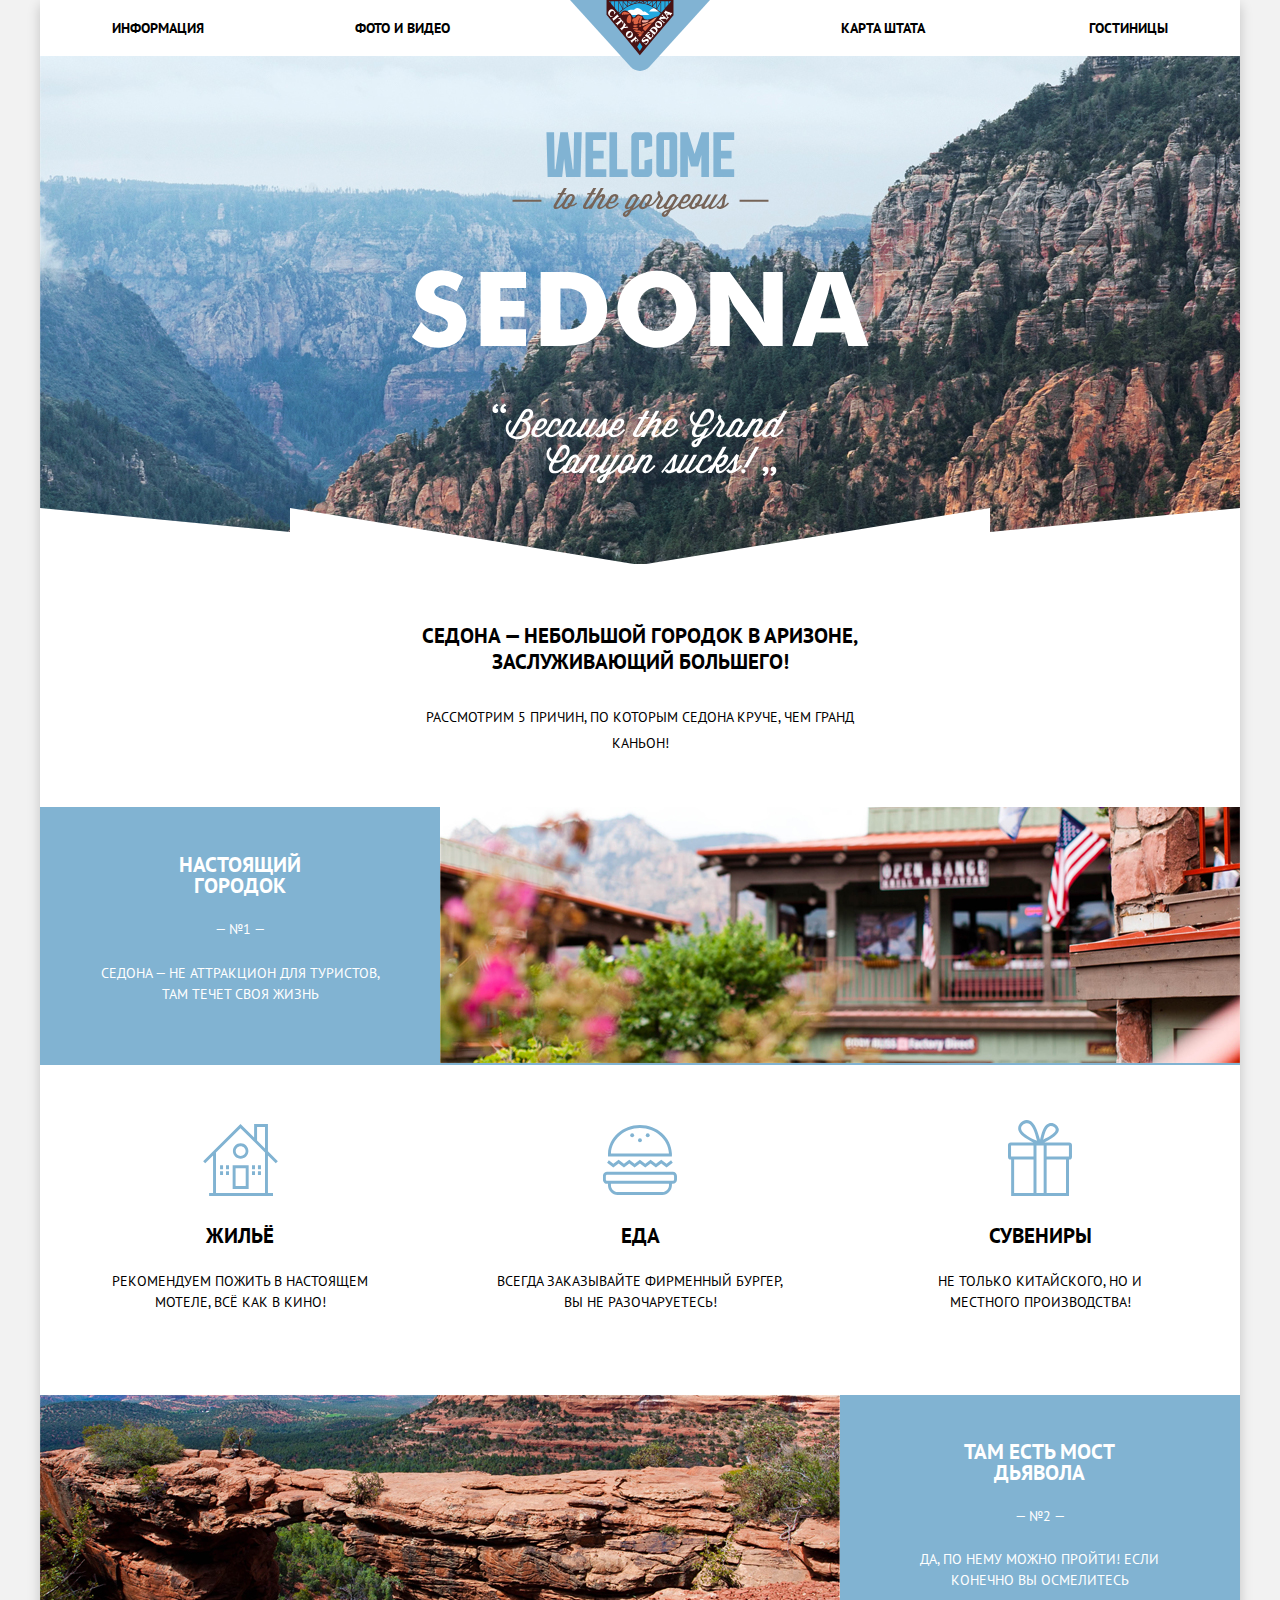
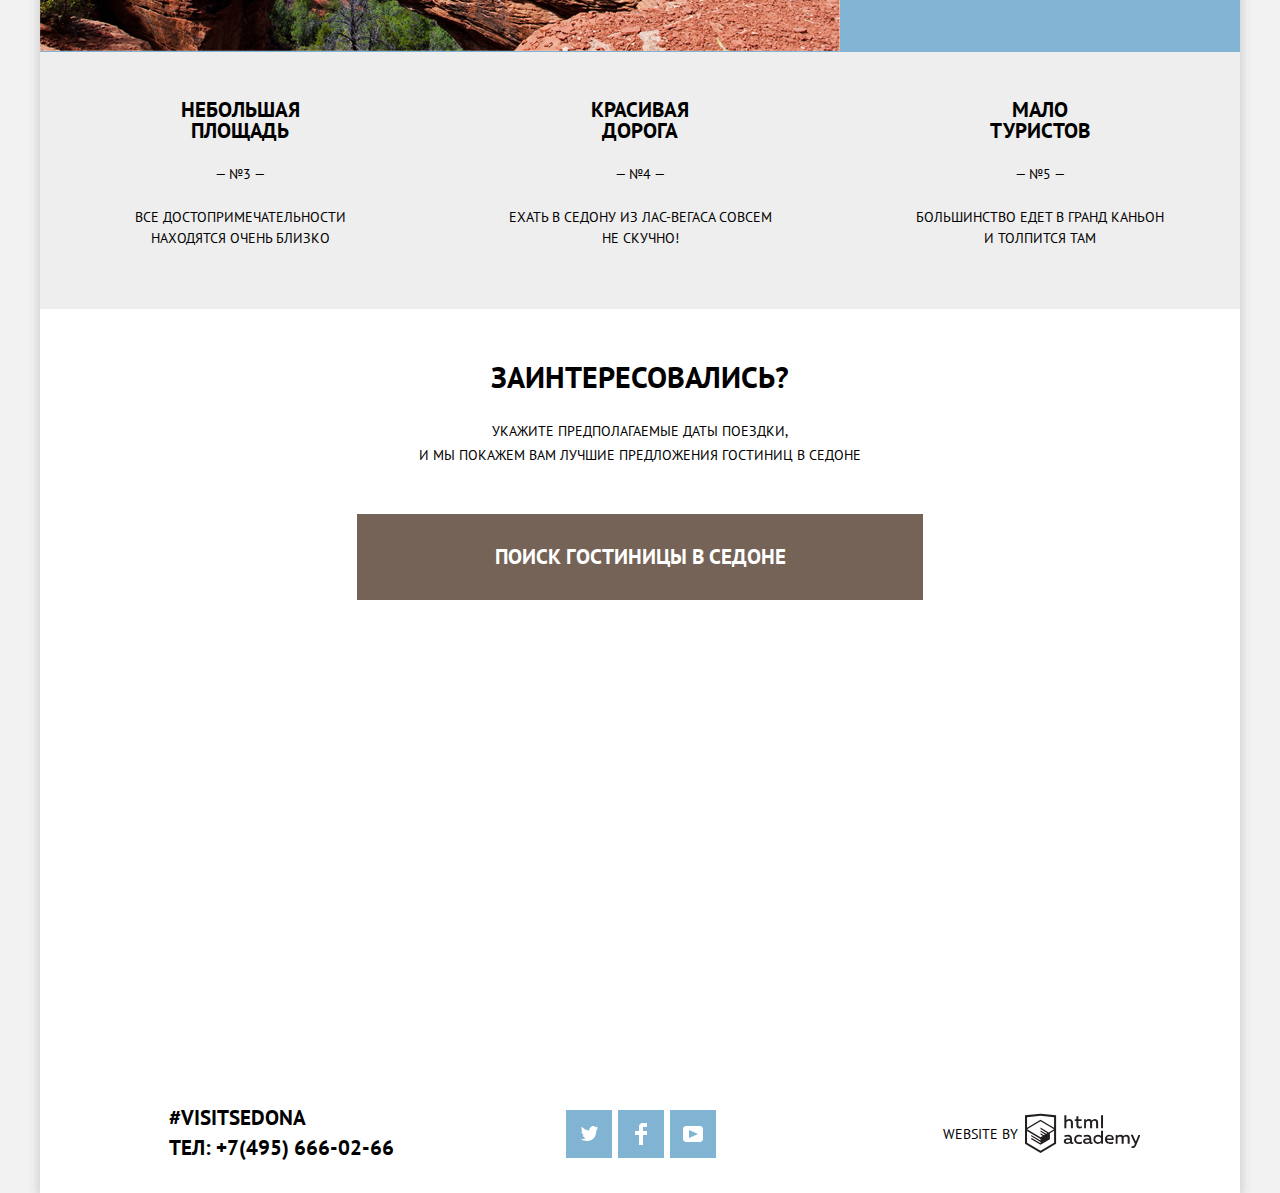
<file: index.html>
<!DOCTYPE html>
<html lang="ru">
  <head>
    <meta charset="utf-8">
    <link href="https://fonts.googleapis.com/css?family=PT+Sans:400,700&display=swap&subset=cyrillic" rel="stylesheet">
    <link href="css/normalize.css" rel="stylesheet">
    <link href="css/style.min.css" rel="stylesheet">
    <title>Седона, забронировать отель, отдых, незабываемые ощущения</title>
  </head>
  <body>
  <div class="main-content">
    <header class="header">
      <a class="logo">
        <img src="img/logo-sedona.svg" height="71" width="140" alt="Логотип City of Sedona">
      </a>

      <nav>
          <ul class="site-navigation">
              <li>
                <a href="">Информация</a>
              </li>
              <li>
                <a href="">Фото и видео</a>
              </li>
              <li>
                <a href="">Карта штата</a>
              </li>
              <li>
                <a href="catalog.html">Гостиницы</a>
              </li>
          </ul>
      </nav>      
    </header>

    <main>
      <div class="container banner">
        <img src="img/welcome.svg" height="352" width="459" alt="Welcome to the gorgeous Sedona. Because the Grand Canyon sucks">
      </div>            
      <section class="index-mask">       
        <h1 class="important-content">Седона — небольшой городок в Аризоне, заслуживающий большего!</h1>        
        <p class="reasons">
          Рассмотрим 5 причин, по которым Седона круче, чем гранд каньон!
        </p>       
      </section>
      <section class="advantages-list">
        <h2 class="visually-hidden">Преимущества</h2>
        <ol class="advantages">
          <li class="sights town">
          <div class="sedona-town">
            <h3 class="page-titles important-content">
              Настоящий городок
            </h3>
            <p class="number">— №1 —</p>
            <p class="description">
              Седона — не аттракцион для туристов, там течет своя жизнь
            </p>
          </div>
            <ul class="other-advantages">
              <li class="misc accommodation">
                <h4 class="page-titles important-content">Жильё</h4>
                <p class="description">
                  Рекомендуем пожить в настоящем мотеле, всё как в кино!
                </p>
              </li>
              <li class="misc cuisine">
                <h4 class="page-titles important-content">Еда</h4>
                <p class="description">
                  Всегда заказывайте фирменный бургер, вы не разочаруетесь!
                </p>
              </li>
              <li class="misc souvenirs">
                <h4 class="page-titles important-content">Сувениры</h4>
                <p class="description">
                  Не только китайского, но и местного производства!
                </p>
              </li>
            </ul>
          </li>
          <li class="sights devil-bridge">
            <h3 class="page-titles important-content">
              Там есть Мост дьявола
            </h3>
            <p class="number">— №2 —</p>
            <p class="description">
              Да, по нему можно пройти! Если конечно вы осмелитесь
            </p>
          </li>          
          <li class="more-advantages">
            <h3 class="page-titles important-content">
              Небольшая площадь
            </h3>
            <p class="number">— №3 —</p>
            <p class="description">
              Все достопримечательности находятся очень близко
            </p>
          </li>
          <li class="more-advantages">
            <h3 class="page-titles important-content">
              Красивая дорога
            </h3>
            <p class="number">— №4 —</p>
            <p class="description">
              Ехать в Седону из Лас-Вегаса совсем не скучно!
            </p>
          </li>
          <li class="more-advantages fifth-description">
            <h3 class="page-titles important-content">
              Мало туристов
            </h3>
            <p class="number">— №5 —</p>
            <p class="description">
              Большинство едет в Гранд Каньон и толпится там
            </p>
          </li>         
        </ol>
      </section>
      <section class="container form-section">
        <h2 class="visually-hidden">Форма поиска</h2>
        <p class="interested">
          Заинтересовались?
        </p>
        <p>
          Укажите предполагаемые даты поездки,<br>
          и мы покажем вам лучшие предложения гостиниц в седоне
        </p>
        <button class="btn book-btn" type="button">Поиск гостиницы в Седоне</button>                
      </section>
      <section class="map">
        <h2 class="visually-hidden">Карта и поиск гостиницы</h2>
        <div class="form-window">            
          <form class="index-form" method="get" action="https://echo.htmlacademy.ru">
            <div class="form-item">
              <label for="checkin">Дата заезда:</label>
              <input type="text" id="checkin" name="checkin-date" placeholder="24 апреля 2017">
              <button class="btn form-btn calendar" type="button" aria-label="Календарь выбора даты">
                <svg xmlns="http://www.w3.org/2000/svg" width="21" height="22" viewBox="0 0 21 22">
                  <path d="M19.251 2.025h-2.845V.648c0-.381-.294-.689-.656-.689-.363 0-.656.308-.656.689v1.377h-3.938V.648c0-.381-.294-.689-.655-.689-.363 0-.657.308-.657.689v1.377H5.906V.648c0-.381-.294-.689-.656-.689-.363 0-.657.308-.657.689v1.377H1.75C.784 2.025 0 2.847 0 3.862v16.302C0 21.179.784 22 1.75 22h17.501c.966 0 1.749-.821 1.749-1.836V3.862c0-1.015-.783-1.837-1.749-1.837zm.437 18.139a.448.448 0 0 1-.437.459H1.75a.45.45 0 0 1-.438-.459V3.862a.45.45 0 0 1 .438-.459h2.844v1.378c0 .381.294.689.657.689.362 0 .656-.308.656-.689V3.403h3.938v1.378c0 .381.294.689.657.689.361 0 .655-.308.655-.689V3.403h3.938v1.378c0 .381.293.689.656.689.362 0 .656-.308.656-.689V3.403h2.845c.241 0 .437.206.437.459v16.302z"/>
                  <path d="M4.594 8.225h2.625v2.066H4.594zM4.594 11.668h2.625v2.067H4.594zM4.594 15.112h2.625v2.066H4.594zM9.188 15.112h2.625v2.066H9.188zM9.188 11.668h2.625v2.067H9.188zM9.188 8.225h2.625v2.066H9.188zM13.781 15.112h2.625v2.066h-2.625zM13.781 11.668h2.625v2.067h-2.625zM13.781 8.225h2.625v2.066h-2.625z"/>
                </svg>
              </button>
            </div>
            <div class="form-item">
              <label for="checkout">Дата выезда:</label>
              <input type="text" id="checkout" name="checkout-date" placeholder="4 июля 2017">
              <button class="btn form-btn calendar" type="button" aria-label="Календарь выбора даты">
                <svg xmlns="http://www.w3.org/2000/svg" width="21" height="22" viewBox="0 0 21 22">
                  <path d="M19.251 2.025h-2.845V.648c0-.381-.294-.689-.656-.689-.363 0-.656.308-.656.689v1.377h-3.938V.648c0-.381-.294-.689-.655-.689-.363 0-.657.308-.657.689v1.377H5.906V.648c0-.381-.294-.689-.656-.689-.363 0-.657.308-.657.689v1.377H1.75C.784 2.025 0 2.847 0 3.862v16.302C0 21.179.784 22 1.75 22h17.501c.966 0 1.749-.821 1.749-1.836V3.862c0-1.015-.783-1.837-1.749-1.837zm.437 18.139a.448.448 0 0 1-.437.459H1.75a.45.45 0 0 1-.438-.459V3.862a.45.45 0 0 1 .438-.459h2.844v1.378c0 .381.294.689.657.689.362 0 .656-.308.656-.689V3.403h3.938v1.378c0 .381.294.689.657.689.361 0 .655-.308.655-.689V3.403h3.938v1.378c0 .381.293.689.656.689.362 0 .656-.308.656-.689V3.403h2.845c.241 0 .437.206.437.459v16.302z"/>
                  <path d="M4.594 8.225h2.625v2.066H4.594zM4.594 11.668h2.625v2.067H4.594zM4.594 15.112h2.625v2.066H4.594zM9.188 15.112h2.625v2.066H9.188zM9.188 11.668h2.625v2.067H9.188zM9.188 8.225h2.625v2.066H9.188zM13.781 15.112h2.625v2.066h-2.625zM13.781 11.668h2.625v2.067h-2.625zM13.781 8.225h2.625v2.066h-2.625z"/>
                </svg>
              </button>
            </div>
            <div class="selection-field">
              <div class="form-item"> 
                <label for="adults">Взрослые:</label>
                <button class="btn form-btn remove" type="button" aria-label="Убрать">-</button>               
                <input class="select-input" type="text" id="adults" value="2" name="adult-number">
                <button class="btn form-btn add" type="button" aria-label="Добавить">+</button>                
              </div>
              <div class="form-item kid-item">         
                <label for="kids">Дети:</label>
                <button class="btn form-btn remove" type="button" aria-label="Убрать">-</button>               
                <input class="select-input" type="text" id="kids" value="0" name="kid-number">
                <button class="btn form-btn add" type="button" aria-label="Добавить">+</button>                  
              </div>
            </div> 
            <button class="btn search-btn" type="submit">Найти</button>
          </form>
        </div>        
        <iframe class="interactive-map" src="https://www.google.com/maps/embed?pb=!1m18!1m12!1m3!1d412492.82652832376!2d-111.88868156128963!3d34.96979615470673!2m3!1f0!2f0!3f0!3m2!1i1024!2i768!4f13.1!3m3!1m2!1s0x872da132f942b00d%3A0x5548c523fa6c8efd!2z0KHQtdC00L7QvdCwLCDQkNGA0LjQt9C-0L3QsCA4NjMzNiwg0KHQqNCQ!5e0!3m2!1sru!2sru!4v1582737371681!5m2!1sru!2sru" width="1200" height="593" allowfullscreen=""></iframe>
        <img class="static-map" src="img/map.png" height="593" width="1200" alt="На юг от Флагстафф по 17 шоссе">
      </section>
    </main>

    <footer class="footer">
      <div>
        <p class="hashtag important-content">#visitsedona</p>
        <a class="important-content" href="tel:84956660266">Тел: +7(495) 666-02-66</a>
      </div>      
      <ul class="socials-list">
        <li>
          <a class="social social-twitter" href="" aria-label="Twitter"></a>
        </li>
        <li>
          <a class="social social-facebook" href="" aria-label="Facebook"></a>
        </li>
        <li>
          <a class="social social-youtube" href="" aria-label="Youtube"></a>
        </li>
      </ul>
      <div class="copyright-section">        
        <p>Website by</p>
        <a class="copyright" href="https://htmlacademy.ru/intensive/htmlcss" aria-label="HTML Academy">
          <svg xmlns="http://www.w3.org/2000/svg" xmlns:xlink="http://www.w3.org/1999/xlink" height="41" width="115" viewBox="0 0 113 39">
            <path d="M401.93,351.51a2.07,2.07,0,0,0,.58-0.11v1.4a3.41,3.41,0,0,1-1.24.22,1.75,1.75,0,0,1-1.75-1,5.08,5.08,0,0,1-3.3,1.13c-1.59,0-3.06-.87-3.06-2.68,0-2.24,2.08-2.93,3.9-2.93a11.63,11.63,0,0,1,2.28.26v-0.31c0-1.09-.8-1.86-2.3-1.86a7.79,7.79,0,0,0-3.15.67v-1.79a10.72,10.72,0,0,1,3.35-.58c2.48,0,4,1.18,4,3.83v3.14A0.57,0.57,0,0,0,401.93,351.51Zm-6.76-1.19a1.42,1.42,0,0,0,1.64,1.29,3.56,3.56,0,0,0,2.53-1V349.1a10.21,10.21,0,0,0-1.9-.22C396.34,348.89,395.17,349.23,395.17,350.33Z" transform="translate(-355.09 -323.29)" fill="#fff"/>
            <path d="M408.15,343.91a5.29,5.29,0,0,1,2.7.67v1.79a4.28,4.28,0,0,0-2.42-.73,2.89,2.89,0,1,0,0,5.76,5.26,5.26,0,0,0,2.55-.67v1.8a6.58,6.58,0,0,1-2.9.6,4.42,4.42,0,0,1-4.72-4.54A4.54,4.54,0,0,1,408.15,343.91Z" transform="translate(-355.09 -323.29)" fill="#fff"/>
            <path d="M420.93,351.51a2.07,2.07,0,0,0,.58-0.11v1.4a3.41,3.41,0,0,1-1.24.22,1.75,1.75,0,0,1-1.75-1,5.08,5.08,0,0,1-3.3,1.13c-1.59,0-3.06-.87-3.06-2.68,0-2.24,2.08-2.93,3.9-2.93a11.63,11.63,0,0,1,2.28.26v-0.31c0-1.09-.8-1.86-2.3-1.86a7.79,7.79,0,0,0-3.15.67v-1.79a10.72,10.72,0,0,1,3.35-.58c2.48,0,4,1.18,4,3.83v3.14A0.57,0.57,0,0,0,420.93,351.51Zm-6.76-1.19a1.42,1.42,0,0,0,1.64,1.29,3.56,3.56,0,0,0,2.53-1V349.1a10.21,10.21,0,0,0-1.9-.22C415.33,348.89,414.17,349.23,414.17,350.33Z" transform="translate(-355.09 -323.29)" fill="#fff"/>
            <path d="M431.76,340.14V352.9H430v-1.39a4.07,4.07,0,0,1-3.35,1.62,4.62,4.62,0,0,1,0-9.22,4,4,0,0,1,3.15,1.37v-5.14h2ZM427,345.62a2.9,2.9,0,0,0,0,5.8,3,3,0,0,0,2.79-1.84v-2.13A3.06,3.06,0,0,0,427,345.62Z" transform="translate(-355.09 -323.29)" fill="#fff"/>
            <path d="M438.08,343.91c3.48,0,4.68,2.81,4.12,5.34h-6.58c0.22,1.57,1.75,2.22,3.35,2.22a6.41,6.41,0,0,0,2.77-.62v1.68a7.5,7.5,0,0,1-3.14.6c-2.68,0-5-1.53-5-4.61A4.39,4.39,0,0,1,438.08,343.91Zm0.09,1.62a2.39,2.39,0,0,0-2.57,2.26h4.85A2.06,2.06,0,0,0,438.17,345.53Z" transform="translate(-355.09 -323.29)" fill="#fff"/>
            <path d="M444.19,352.9v-8.75h1.73v1.09a4,4,0,0,1,2.92-1.33,3,3,0,0,1,2.73,1.4,4.33,4.33,0,0,1,3.06-1.4,3.21,3.21,0,0,1,3.32,3.52v5.47h-2v-5.41a1.67,1.67,0,0,0-1.73-1.84,2.94,2.94,0,0,0-2.17,1.18c0,0.2,0,.4,0,0.6v5.47h-2v-5.41a1.67,1.67,0,0,0-1.73-1.84,3.11,3.11,0,0,0-2.32,1.35v5.91h-2Z" transform="translate(-355.09 -323.29)" fill="#fff"/>
            <path d="M466.56,344.15h2l-4.1,9.93c-0.95,2.28-2.19,3-3.52,3a5,5,0,0,1-1.15-.15v-1.66a3,3,0,0,0,.89.13c0.95,0,1.66-.67,2.17-2l0.18-.44-4.16-8.82H461l3,6.6Z" transform="translate(-355.09 -323.29)" fill="#fff"/>
            <path d="M395.75,324.82v5a4,4,0,0,1,2.83-1.2,3.41,3.41,0,0,1,3.61,3.57v5.41h-2v-5.16a1.9,1.9,0,0,0-2-2.1,3.08,3.08,0,0,0-2.44,1.46v5.8h-2V324.82h2Z" transform="translate(-355.09 -323.29)" fill="#fff"/>
            <path d="M407.52,325.71v3.12h3.17v1.71h-3.17v4c0,1.15.53,1.53,1.66,1.53a4.71,4.71,0,0,0,1.77-.35v1.68a7.14,7.14,0,0,1-2.35.38,2.68,2.68,0,0,1-3-2.88v-4.38H404v-1.71h1.57v-2.64Z" transform="translate(-355.09 -323.29)" fill="#fff"/>
            <path d="M413.19,337.58v-8.75h1.73v1.09a4,4,0,0,1,2.92-1.33,3,3,0,0,1,2.73,1.4,4.33,4.33,0,0,1,3.06-1.4,3.21,3.21,0,0,1,3.32,3.52v5.47h-2v-5.41a1.67,1.67,0,0,0-1.73-1.84,2.94,2.94,0,0,0-2.17,1.18c0,0.2,0,.4,0,0.6v5.47h-2v-5.41a1.67,1.67,0,0,0-1.73-1.84,3.11,3.11,0,0,0-2.32,1.35v5.91h-2Z" transform="translate(-355.09 -323.29)" fill="#fff"/>
            <rect x="74.72" y="1.52" width="1.95" height="12.76" fill="#fff"/>
            <path d="M370.53,323.31l-0.16,0-15.28,1.6v28L370.37,362l15.28-9.09v-28Zm13.12,28.45-13.28,7.9-13.28-7.9V340.28l13.22,7.87,0,1.43-9.07-5.4v1.38l9.11,5.47,0,1.46-9.1-5.42v1.38l9.11,5.47h0l9.19-5.5v-1.39h0v-4.52l4.1-2.45v11.67Zm0-13.16L380,340.74h0l-1.68,1-8-4.76v1.38l6.84,4.07-0.06,0-0.15.09-1,.57-5.64-3.36v1.38l4.45,2.65-1.05.7,0,0-3.36-2v1.38l2.21,1.3-2.25,1.35-13.16-7.82,13.17-7.92h0Zm0-1.39-13.35-7.87h0l-13.2,7.86v-10.5l13.28-1.39,13.28,1.39v10.51Z" transform="translate(-355.09 -323.29)" fill="#fff"/>
          </svg>          
        </a>
      </div>
    </footer>
  </div>

  <script src="js/popup.min.js"></script>
  </body>
</html>
</file>
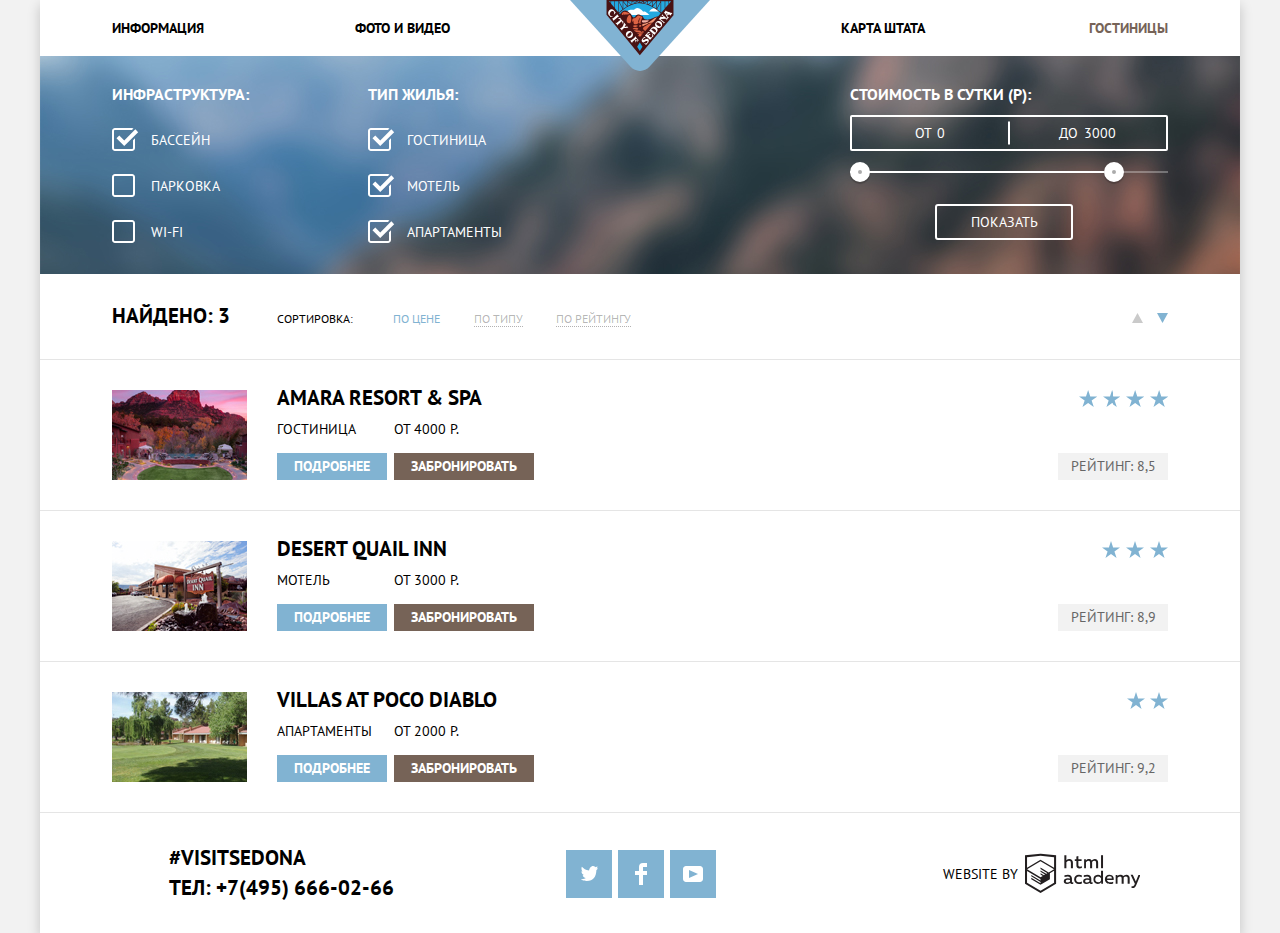
<file: catalog.html>
<!DOCTYPE html>
<html lang="ru">
  <head>
    <meta charset="utf-8">
    <link href="https://fonts.googleapis.com/css?family=PT+Sans:400,700&display=swap&subset=cyrillic" rel="stylesheet">
    <link href="css/normalize.css" rel="stylesheet">
    <link href="css/style.min.css" rel="stylesheet">
    <title>Седона, забронировать отель, отдых, незабываемые ощущения</title>
  </head>
  <body>
  <div class="main-content">
    <header class="header">
      <a class="logo" href="index.html">
        <img src="img/logo-sedona.svg" height="71" width="140" alt="Логотип City of Sedona">
      </a>

      <nav class="main-navigation">
        <ul class="site-navigation">
          <li>
            <a href="">Информация</a>
          </li>
          <li>
            <a href="">Фото и видео</a>
          </li>
          <li>
            <a href="">Карта штата</a>
          </li>
          <li>
            <a class="active-page" href="catalog.html">Гостиницы</a>
          </li>
        </ul>
      </nav>
    </header>

    <main>
      <h1 class="visually-hidden">Отели</h1>
      <section class="filter-section">
        <h2 class="visually-hidden">Фильтры</h2>
        <div class="filters">      
          <form class="selection-form" method="get" action="https://echo.htmlacademy.ru">
            <fieldset class="fieldset">
              <legend class="legend" >Инфраструктура:</legend>
              <ul class="filter-list">
                <li>
                  <label class="label">              
                    <input class="visually-hidden checkbox" type="checkbox" name="infrastructure" value="swimming-pool" checked>
                    <svg class="checkbox-svg" xmlns="http://www.w3.org/2000/svg" width="27" height="23" viewBox="0 0 27 23">
                      <path class="not-checked" xmlns="http://www.w3.org/2000/svg" fill="#FFFFFF" d="M20 2c.542 0 1 .458 1 1v17c0 .542-.458 1-1 1H3c-.542 0-1-.458-1-1V3c0-.542.458-1 1-1h17m0-2H3C1.35 0 0 1.35 0 3v17c0 1.65 1.35 3 3 3h17c1.65 0 3-1.35 3-3V3c0-1.65-1.35-3-3-3z"/>
                      <path class="is-checked" fill="#FFFFFF" d="M7.285 7.486l-2.829 2.829 7.783 7.783L26.171 4.166l-2.828-2.829-11.104 11.102z"/>
                      <path class="is-checked" fill="#FFFFFF" d="M21 20c0 .542-.458 1-1 1H3c-.542 0-1-.458-1-1V3c0-.542.458-1 1-1h16.908L21.493.415A2.96 2.96 0 0 0 20 0H3C1.35 0 0 1.35 0 3v17c0 1.65 1.35 3 3 3h17c1.65 0 3-1.35 3-3v-9.829l-2 2V20z"/>
                    </svg>
                    Бассейн
                  </label>
                </li>
                <li>
                  <label class="label">
                    <input class="visually-hidden checkbox" type="checkbox" name="infrastructure" value="parking">
                    <svg class="checkbox-svg" xmlns="http://www.w3.org/2000/svg" width="27" height="23" viewBox="0 0 27 23">
                      <path class="not-checked" xmlns="http://www.w3.org/2000/svg" fill="#FFFFFF" d="M20 2c.542 0 1 .458 1 1v17c0 .542-.458 1-1 1H3c-.542 0-1-.458-1-1V3c0-.542.458-1 1-1h17m0-2H3C1.35 0 0 1.35 0 3v17c0 1.65 1.35 3 3 3h17c1.65 0 3-1.35 3-3V3c0-1.65-1.35-3-3-3z"/>
                      <path class="is-checked" fill="#FFFFFF" d="M7.285 7.486l-2.829 2.829 7.783 7.783L26.171 4.166l-2.828-2.829-11.104 11.102z"/>
                      <path class="is-checked" fill="#FFFFFF" d="M21 20c0 .542-.458 1-1 1H3c-.542 0-1-.458-1-1V3c0-.542.458-1 1-1h16.908L21.493.415A2.96 2.96 0 0 0 20 0H3C1.35 0 0 1.35 0 3v17c0 1.65 1.35 3 3 3h17c1.65 0 3-1.35 3-3v-9.829l-2 2V20z"/>
                    </svg>                
                    Парковка
                  </label>
                </li>
                <li>
                  <label class="label">                
                    <input class="visually-hidden checkbox" type="checkbox" id="filter-wifi" name="infrastructure" value="wifi">
                    <svg class="checkbox-svg" xmlns="http://www.w3.org/2000/svg" width="27" height="23" viewBox="0 0 27 23">
                      <path class="not-checked" xmlns="http://www.w3.org/2000/svg" fill="#FFFFFF" d="M20 2c.542 0 1 .458 1 1v17c0 .542-.458 1-1 1H3c-.542 0-1-.458-1-1V3c0-.542.458-1 1-1h17m0-2H3C1.35 0 0 1.35 0 3v17c0 1.65 1.35 3 3 3h17c1.65 0 3-1.35 3-3V3c0-1.65-1.35-3-3-3z"/>
                      <path class="is-checked" fill="#FFFFFF" d="M7.285 7.486l-2.829 2.829 7.783 7.783L26.171 4.166l-2.828-2.829-11.104 11.102z"/>
                      <path class="is-checked" fill="#FFFFFF" d="M21 20c0 .542-.458 1-1 1H3c-.542 0-1-.458-1-1V3c0-.542.458-1 1-1h16.908L21.493.415A2.96 2.96 0 0 0 20 0H3C1.35 0 0 1.35 0 3v17c0 1.65 1.35 3 3 3h17c1.65 0 3-1.35 3-3v-9.829l-2 2V20z"/>
                    </svg>
                    WI-FI
                  </label>            
                </li>
              </ul>
            </fieldset>
            <fieldset class="fieldset lodging">
              <legend class="legend">Тип жилья:</legend>
              <ul class="filter-list">
                <li>
                  <label class="label">                
                    <input class="visually-hidden checkbox" type="checkbox" id="filter-hotel" name="accommodation" value="hotel" checked>
                    <svg class="checkbox-svg" xmlns="http://www.w3.org/2000/svg" width="27" height="23" viewBox="0 0 27 23">
                      <path class="not-checked" xmlns="http://www.w3.org/2000/svg" fill="#FFFFFF" d="M20 2c.542 0 1 .458 1 1v17c0 .542-.458 1-1 1H3c-.542 0-1-.458-1-1V3c0-.542.458-1 1-1h17m0-2H3C1.35 0 0 1.35 0 3v17c0 1.65 1.35 3 3 3h17c1.65 0 3-1.35 3-3V3c0-1.65-1.35-3-3-3z"/>
                      <path class="is-checked" fill="#FFFFFF" d="M7.285 7.486l-2.829 2.829 7.783 7.783L26.171 4.166l-2.828-2.829-11.104 11.102z"/>
                      <path class="is-checked" fill="#FFFFFF" d="M21 20c0 .542-.458 1-1 1H3c-.542 0-1-.458-1-1V3c0-.542.458-1 1-1h16.908L21.493.415A2.96 2.96 0 0 0 20 0H3C1.35 0 0 1.35 0 3v17c0 1.65 1.35 3 3 3h17c1.65 0 3-1.35 3-3v-9.829l-2 2V20z"/>
                    </svg>
                    Гостиница
                  </label>            
                </li>
                <li>
                  <label class="label">                
                    <input class="visually-hidden checkbox" type="checkbox" id="filter-motel" name="accommodation" value="motel" checked>
                    <svg class="checkbox-svg" xmlns="http://www.w3.org/2000/svg" width="27" height="23" viewBox="0 0 27 23">
                      <path class="not-checked" xmlns="http://www.w3.org/2000/svg" fill="#FFFFFF" d="M20 2c.542 0 1 .458 1 1v17c0 .542-.458 1-1 1H3c-.542 0-1-.458-1-1V3c0-.542.458-1 1-1h17m0-2H3C1.35 0 0 1.35 0 3v17c0 1.65 1.35 3 3 3h17c1.65 0 3-1.35 3-3V3c0-1.65-1.35-3-3-3z"/>
                      <path class="is-checked" fill="#FFFFFF" d="M7.285 7.486l-2.829 2.829 7.783 7.783L26.171 4.166l-2.828-2.829-11.104 11.102z"/>
                      <path class="is-checked" fill="#FFFFFF" d="M21 20c0 .542-.458 1-1 1H3c-.542 0-1-.458-1-1V3c0-.542.458-1 1-1h16.908L21.493.415A2.96 2.96 0 0 0 20 0H3C1.35 0 0 1.35 0 3v17c0 1.65 1.35 3 3 3h17c1.65 0 3-1.35 3-3v-9.829l-2 2V20z"/>
                    </svg>
                    Мотель
                  </label>            
                </li>
                <li>
                  <label class="label">                
                    <input class="visually-hidden checkbox" type="checkbox" id="filter-apartment" name="accommodation" value="apartment" checked>
                    <svg class="checkbox-svg" xmlns="http://www.w3.org/2000/svg" width="27" height="23" viewBox="0 0 27 23">
                      <path class="not-checked" xmlns="http://www.w3.org/2000/svg" fill="#FFFFFF" d="M20 2c.542 0 1 .458 1 1v17c0 .542-.458 1-1 1H3c-.542 0-1-.458-1-1V3c0-.542.458-1 1-1h17m0-2H3C1.35 0 0 1.35 0 3v17c0 1.65 1.35 3 3 3h17c1.65 0 3-1.35 3-3V3c0-1.65-1.35-3-3-3z"/>
                      <path class="is-checked" fill="#FFFFFF" d="M7.285 7.486l-2.829 2.829 7.783 7.783L26.171 4.166l-2.828-2.829-11.104 11.102z"/>
                      <path class="is-checked" fill="#FFFFFF" d="M21 20c0 .542-.458 1-1 1H3c-.542 0-1-.458-1-1V3c0-.542.458-1 1-1h16.908L21.493.415A2.96 2.96 0 0 0 20 0H3C1.35 0 0 1.35 0 3v17c0 1.65 1.35 3 3 3h17c1.65 0 3-1.35 3-3v-9.829l-2 2V20z"/>
                    </svg>
                    Апартаменты
                  </label>            
                </li>
              </ul>
            </fieldset>
            <div class="price-selection">
              <fieldset class="fieldset">
                <legend class="legend price-per-day">Стоимость в сутки (Р):</legend>
                <ul class="filter-list cost-range">
                  <li class="cost-item">
                    <label class="label-cost label-cost-from" for="filter-cost-min">От</label>
                    <input class="filter-input" type="text" id="filter-cost-min" name="cost-per-day" value="0">
                  </li>
                  <li class="cost-item">
                    <label class="label-cost" for="filter-cost-max">До</label>
                    <input class="filter-input" type="text" id="filter-cost-max" name="cost-per-day" value="3000">
                  </li>          
                </ul>                
              </fieldset>
              <div class="range-controls">
                <div class="scale">
                  <div class="bar"></div>
                </div>
                <button class="range-toggle range-toggle-min" type="button"></button>
                <button class="range-toggle range-toggle-max" type="button"></button>
              </div>
              <button class="filter-button" type="submit">Показать</button>
            </div>
          </form>
        </div> 
        <div class="sorting">
          <p class="important-content">Найдено: 3</p>
          <p class="sort-type">Сортировка:</p>
          <ul class="sorting-list">
            <li>
              <a class="active-sort" href="">По цене</a>
            </li>
            <li>
              <a href="">По типу</a>
            </li>
            <li>
              <a href="">По рейтингу</a>
            </li>
          </ul>
          <a class="sort-icon" href="" aria-label="В порядке возрастания">
            <svg xmlns="http://www.w3.org/2000/svg" xmlns:xlink="http://www.w3.org/1999/xlink" height="10" width="11" viewBox="0 0 11 10">
              <path fill="#231F20" d="M5.5 0L0 10h11z"/>
            </svg>
          </a>
          <a class="sort-icon active-icon" href="" aria-label="В порядке убывания">
            <svg xmlns="http://www.w3.org/2000/svg" xmlns:xlink="http://www.w3.org/1999/xlink" height="10" width="11" viewBox="0 0 11 10">
              <path fill="#231F20" d="M5.5 10L0 0h11"/>
            </svg>
          </a>
        </div>              
      </section>
      <section class="hotels-results">
        <h2 class="visually-hidden">Результаты поиска</h2>
        <ul class="hotels-list">
          <li>
            <img src="img/hotel.jpg" height="90" width="135" alt="Отель Amara Resort & Spa">
            <div class="full-info">
            <h3 class="page-titles search-result important-content">
              <a class="hotel-name" href="">
                Amara Resort & Spa
              </a>
            </h3>
            <div class="info-line-one">
              <p class="type">Гостиница</p>
              <p class="price">От 4000 р.</p>
            </div>
            <div class="info-line-two">
              <a class="hotel-link more-info" href="#">Подробнее</a>
              <a class="hotel-link booking" href="#">Забронировать</a>
            </div>
            </div>
            <div class="rating-info">
            <p class="stars four-stars" aria-label="4 звезды"></p>
            <p class="rating">Рейтинг: 8,5</p>
            </div>
          </li>
          <li>
            <img src="img/motel.jpg" height="90" width="135" alt="Мотель Desert Quail Inn">
            <div class="full-info">
              <h3 class="page-titles search-result important-content">
                <a class="hotel-name" href="">
                  Desert Quail Inn
                </a>
              </h3>
              <div class="info-line-one">
                <p class="type">Мотель</p>
                <p class="price">От 3000 р.</p>
              </div> 
              <div class="info-line-two">
                <a class="hotel-link more-info" href="#">Подробнее</a>
                <a class="hotel-link booking" href="#">Забронировать</a>
              </div>
            </div>
            <div class="rating-info">
              <p class="stars three-stars" aria-label="3 звезды"></p>
              <p class="rating">Рейтинг: 8,9</p>
            </div>
          </li>
          <li>
            <img src="img/apartment.jpg" height="90" width="135" alt="Апартаменты Villas at Poco Diablo">
            <div class="full-info">
            <h3 class="page-titles search-result important-content">
              <a class="hotel-name" href="">
                Villas at Poco Diablo
              </a>
            </h3>
            <div class="info-line-one">
              <p class="type">Апартаменты</p>
              <p class="price">От 2000 р.</p> 
            </div>
            <div class="info-line-two">
              <a class="hotel-link more-info" href="#">Подробнее</a>
              <a class="hotel-link booking" href="#">Забронировать</a>
            </div>
            </div>
            <div class="rating-info">            
            <p class="stars two-stars" aria-label="2 звезды"></p>
            <p class="rating">Рейтинг: 9,2</p>
            </div>
          </li>
        </ul>
      </section>        
    </main>

   <footer class="footer">
      <div>
        <p class="hashtag important-content">#visitsedona</p>
        <a class="important-content" href="tel:84956660266">Тел: +7(495) 666-02-66</a>
      </div>      
      <ul class="socials-list">
        <li>
          <a class="social social-twitter" href="" aria-label="Twitter"></a>
        </li>
        <li>
          <a class="social social-facebook" href="" aria-label="Facebook"></a>
        </li>
        <li>
          <a class="social social-youtube" href="" aria-label="Youtube"></a>
        </li>
      </ul>
      <div class="copyright-section">        
        <p>Website by</p>
        <a class="copyright" href="https://htmlacademy.ru/intensive/htmlcss" aria-label="HTML Academy">
          <svg xmlns="http://www.w3.org/2000/svg" xmlns:xlink="http://www.w3.org/1999/xlink" height="41" width="115" viewBox="0 0 113 39">
            <path d="M401.93,351.51a2.07,2.07,0,0,0,.58-0.11v1.4a3.41,3.41,0,0,1-1.24.22,1.75,1.75,0,0,1-1.75-1,5.08,5.08,0,0,1-3.3,1.13c-1.59,0-3.06-.87-3.06-2.68,0-2.24,2.08-2.93,3.9-2.93a11.63,11.63,0,0,1,2.28.26v-0.31c0-1.09-.8-1.86-2.3-1.86a7.79,7.79,0,0,0-3.15.67v-1.79a10.72,10.72,0,0,1,3.35-.58c2.48,0,4,1.18,4,3.83v3.14A0.57,0.57,0,0,0,401.93,351.51Zm-6.76-1.19a1.42,1.42,0,0,0,1.64,1.29,3.56,3.56,0,0,0,2.53-1V349.1a10.21,10.21,0,0,0-1.9-.22C396.34,348.89,395.17,349.23,395.17,350.33Z" transform="translate(-355.09 -323.29)" fill="#fff"/>
            <path d="M408.15,343.91a5.29,5.29,0,0,1,2.7.67v1.79a4.28,4.28,0,0,0-2.42-.73,2.89,2.89,0,1,0,0,5.76,5.26,5.26,0,0,0,2.55-.67v1.8a6.58,6.58,0,0,1-2.9.6,4.42,4.42,0,0,1-4.72-4.54A4.54,4.54,0,0,1,408.15,343.91Z" transform="translate(-355.09 -323.29)" fill="#fff"/>
            <path d="M420.93,351.51a2.07,2.07,0,0,0,.58-0.11v1.4a3.41,3.41,0,0,1-1.24.22,1.75,1.75,0,0,1-1.75-1,5.08,5.08,0,0,1-3.3,1.13c-1.59,0-3.06-.87-3.06-2.68,0-2.24,2.08-2.93,3.9-2.93a11.63,11.63,0,0,1,2.28.26v-0.31c0-1.09-.8-1.86-2.3-1.86a7.79,7.79,0,0,0-3.15.67v-1.79a10.72,10.72,0,0,1,3.35-.58c2.48,0,4,1.18,4,3.83v3.14A0.57,0.57,0,0,0,420.93,351.51Zm-6.76-1.19a1.42,1.42,0,0,0,1.64,1.29,3.56,3.56,0,0,0,2.53-1V349.1a10.21,10.21,0,0,0-1.9-.22C415.33,348.89,414.17,349.23,414.17,350.33Z" transform="translate(-355.09 -323.29)" fill="#fff"/>
            <path d="M431.76,340.14V352.9H430v-1.39a4.07,4.07,0,0,1-3.35,1.62,4.62,4.62,0,0,1,0-9.22,4,4,0,0,1,3.15,1.37v-5.14h2ZM427,345.62a2.9,2.9,0,0,0,0,5.8,3,3,0,0,0,2.79-1.84v-2.13A3.06,3.06,0,0,0,427,345.62Z" transform="translate(-355.09 -323.29)" fill="#fff"/>
            <path d="M438.08,343.91c3.48,0,4.68,2.81,4.12,5.34h-6.58c0.22,1.57,1.75,2.22,3.35,2.22a6.41,6.41,0,0,0,2.77-.62v1.68a7.5,7.5,0,0,1-3.14.6c-2.68,0-5-1.53-5-4.61A4.39,4.39,0,0,1,438.08,343.91Zm0.09,1.62a2.39,2.39,0,0,0-2.57,2.26h4.85A2.06,2.06,0,0,0,438.17,345.53Z" transform="translate(-355.09 -323.29)" fill="#fff"/>
            <path d="M444.19,352.9v-8.75h1.73v1.09a4,4,0,0,1,2.92-1.33,3,3,0,0,1,2.73,1.4,4.33,4.33,0,0,1,3.06-1.4,3.21,3.21,0,0,1,3.32,3.52v5.47h-2v-5.41a1.67,1.67,0,0,0-1.73-1.84,2.94,2.94,0,0,0-2.17,1.18c0,0.2,0,.4,0,0.6v5.47h-2v-5.41a1.67,1.67,0,0,0-1.73-1.84,3.11,3.11,0,0,0-2.32,1.35v5.91h-2Z" transform="translate(-355.09 -323.29)" fill="#fff"/>
            <path d="M466.56,344.15h2l-4.1,9.93c-0.95,2.28-2.19,3-3.52,3a5,5,0,0,1-1.15-.15v-1.66a3,3,0,0,0,.89.13c0.95,0,1.66-.67,2.17-2l0.18-.44-4.16-8.82H461l3,6.6Z" transform="translate(-355.09 -323.29)" fill="#fff"/>
            <path d="M395.75,324.82v5a4,4,0,0,1,2.83-1.2,3.41,3.41,0,0,1,3.61,3.57v5.41h-2v-5.16a1.9,1.9,0,0,0-2-2.1,3.08,3.08,0,0,0-2.44,1.46v5.8h-2V324.82h2Z" transform="translate(-355.09 -323.29)" fill="#fff"/>
            <path d="M407.52,325.71v3.12h3.17v1.71h-3.17v4c0,1.15.53,1.53,1.66,1.53a4.71,4.71,0,0,0,1.77-.35v1.68a7.14,7.14,0,0,1-2.35.38,2.68,2.68,0,0,1-3-2.88v-4.38H404v-1.71h1.57v-2.64Z" transform="translate(-355.09 -323.29)" fill="#fff"/>
            <path d="M413.19,337.58v-8.75h1.73v1.09a4,4,0,0,1,2.92-1.33,3,3,0,0,1,2.73,1.4,4.33,4.33,0,0,1,3.06-1.4,3.21,3.21,0,0,1,3.32,3.52v5.47h-2v-5.41a1.67,1.67,0,0,0-1.73-1.84,2.94,2.94,0,0,0-2.17,1.18c0,0.2,0,.4,0,0.6v5.47h-2v-5.41a1.67,1.67,0,0,0-1.73-1.84,3.11,3.11,0,0,0-2.32,1.35v5.91h-2Z" transform="translate(-355.09 -323.29)" fill="#fff"/>
            <rect x="74.72" y="1.52" width="1.95" height="12.76" fill="#fff"/>
            <path d="M370.53,323.31l-0.16,0-15.28,1.6v28L370.37,362l15.28-9.09v-28Zm13.12,28.45-13.28,7.9-13.28-7.9V340.28l13.22,7.87,0,1.43-9.07-5.4v1.38l9.11,5.47,0,1.46-9.1-5.42v1.38l9.11,5.47h0l9.19-5.5v-1.39h0v-4.52l4.1-2.45v11.67Zm0-13.16L380,340.74h0l-1.68,1-8-4.76v1.38l6.84,4.07-0.06,0-0.15.09-1,.57-5.64-3.36v1.38l4.45,2.65-1.05.7,0,0-3.36-2v1.38l2.21,1.3-2.25,1.35-13.16-7.82,13.17-7.92h0Zm0-1.39-13.35-7.87h0l-13.2,7.86v-10.5l13.28-1.39,13.28,1.39v10.51Z" transform="translate(-355.09 -323.29)" fill="#fff"/>
          </svg>          
        </a>
      </div>
    </footer>
  </div>
  </body>
</html>
</file>
<file: css/style.min.css>
body{position:relative;padding:0;margin:0;font-family:"PT Sans",Arial,sans-serif;font-size:14px;line-height:24px;font-weight:400;color:#000;text-transform:uppercase;background-color:#f2f2f2}.container{text-align:center;vertical-align:middle}a{color:#000;text-decoration:none}.visually-hidden{position:absolute;clip:rect(1px,1px,1px,1px);clip:rect(1px 1px 1px 1px);padding:0;border:0;height:1px;width:1px;overflow:hidden}.main-content{position:relative;background-color:#fff;width:1200px;margin:0 auto;box-shadow:0 5px 12px 0 rgba(0,1,1,.2)}.important-content{font-size:21px;line-height:26px;font-weight:700}.header{background-color:#fff}.logo{position:absolute;z-index:1;left:50%;transform:translateX(-50%)}.site-navigation{display:flex;justify-content:space-between;align-items:center;flex-wrap:wrap;list-style:none;padding-left:72px;padding-right:72px;margin:0}.site-navigation li{box-sizing:border-box;width:235px;padding-top:15px;padding-bottom:15px}.site-navigation li:nth-child(3){margin-left:93px;text-align:right}.site-navigation li:nth-child(4n){text-align:right}.site-navigation a{font:inherit;line-height:26px;font-weight:700}.site-navigation a:hover{color:#81b3d2}.site-navigation a:active{color:rgba(0,0,0,.3)}a.active-page{color:#766357}.banner{position:relative;height:432px;padding-top:76px;background-image:url(../img/top-background-photo.jpg);background-color:#455054;background-position:cover;background-position:0 -56px;background-repeat:no-repeat}.banner::before{content:"";position:absolute;width:1200px;height:56px;left:0;bottom:0;line-height:0;background-image:url(../img/intro-mask.svg);background-repeat:no-repeat}.index-mask{box-sizing:border-box;text-align:center;padding-top:59px;padding-left:356px;padding-right:356px;padding-bottom:51px}.interested{font-size:30px;line-height:36px;font-weight:700;margin:0;margin-bottom:24px}h1.important-content{margin:0}.reasons{line-height:26px;margin-top:29px;margin-bottom:0}.hotels-results{margin-top:0;padding-bottom:120px;background-color:#fff}.hotels-list{padding:0;margin:0;list-style:none}.hotels-list li{box-sizing:border-box;border-bottom:1px solid #e5e5e5;display:flex;flex-wrap:wrap;padding-top:30px;padding-bottom:30px;padding-left:72px;padding-right:72px}.hotels-list li:first-child{border-top:1px solid #e5e5e5}.advantages-list{background-color:#fff}.advantages{display:flex;flex-wrap:wrap;margin:0;padding:0;list-style:none}.page-titles{width:151px;line-height:21px;margin:auto}.sights{color:#fff;background-color:#81b3d2}.other-advantages{display:flex;flex-wrap:wrap;padding:0;color:#000;list-style:none;background-color:#fff}.description,.number{line-height:21px;margin:0;margin-top:23px}.town{background-image:url(../img/background-for-list1.jpg);background-repeat:no-repeat;background-position:top right}.sedona-town{text-align:center;padding-top:47px;padding-bottom:60px;padding-right:860px;padding-left:60px}.devil-bridge{text-align:center;padding-top:46px;padding-right:49px;padding-left:848px;padding-bottom:61px;background-image:url(../img/background-for-list2.jpg);background-repeat:no-repeat;background-position:top left}.devil-bridge .description{margin-top:22px}.misc{width:400px;padding:50px;padding-top:160px;padding-bottom:82px;text-align:center;box-sizing:border-box;background-repeat:no-repeat;background-position:center 60px}.misc .description{margin-top:25px}.accommodation{background-image:url(../img/icon-1.svg);background-position:center 59px}.cuisine{background-image:url(../img/icon-3.svg)}.souvenirs{padding-left:64px;padding-right:64px;background-image:url(../img/icon-2.svg);background-position:center 55px}.more-advantages{width:400px;padding:65px;padding-top:47px;padding-bottom:60px;text-align:center;box-sizing:border-box;background-color:#eee}li.fifth-description{padding-left:71px;padding-right:71px}.more-advantages .description{margin-top:22px}.filter-list{padding:0;margin:0;list-style:none}.selection-form{display:flex;flex-wrap:wrap}.fieldset{padding:0;margin-left:0;margin-right:0;border:none}.filters{padding-top:26px;padding-left:72px;padding-right:72px;padding-bottom:30px;background-image:url(../img/filter-background.jpg);background-color:#455054;background-position:0 -56px;background-repeat:no-repeat}.lodging{margin-left:119px}.price-selection{display:flex;flex-wrap:wrap;flex-direction:column;margin-left:auto;padding-left:6px}.cost-range{display:flex;flex-wrap:wrap;align-items:center;position:relative;height:36px;width:318px;box-sizing:border-box;border:2px solid #fff;border-radius:2px}.cost-range::before{content:"";height:23px;border-left:2px solid #fff;position:absolute;left:50%;top:50%;transform:translate(-50%,-50%)}.cost-range .cost-item{margin:0;text-align:center;flex-grow:1}.legend{margin-bottom:22px;font-size:16px;font-weight:700;color:#fff}.price-per-day{margin-bottom:9px}.label-cost-from{margin-left:23px}.price-selection .fieldset{margin-bottom:20px}.range-controls{position:relative;margin-bottom:31px}.range-controls .scale{height:2px;background:rgba(255,255,255,.3)}.range-controls .bar{width:80%;height:2px;background:#fff}.range-toggle{position:absolute;top:-9px;padding:2px;width:4px;height:4px;background:#ababab;border:8px solid #fff;border-radius:50%;box-shadow:0 2px 1px 0 rgba(0,1,1,.2);cursor:pointer}.range-toggle:hover{transform:scale(1.3)}.range-toggle-min{left:0}.range-toggle-max{left:80%}.checkbox:focus+.checkbox-svg{outline:2px solid #00f}.filter-list li{margin-bottom:22px}.filter-list li:last-child{margin-bottom:0}.label{display:flex;flex-wrap:wrap;color:#fff}.checkbox-svg{margin-right:12px}.label-cost{color:#fff}.not-checked{visibility:visible}.is-checked{visibility:hidden}.checkbox:checked+.checkbox-svg>.not-checked{visibility:hidden}.checkbox:checked+.checkbox-svg>.is-checked{visibility:visible}.checkbox:disabled+.checkbox-svg>.not-checked{fill:#6a6a6a}.checkbox:disabled+.checkbox-svg>.is-checked{fill:#6a6a6a}.filter-button{align-self:center;font:inherit;font-weight:400;text-align:center;color:#fff;vertical-align:middle;text-transform:uppercase;width:138px;padding-top:4px;padding-bottom:4px;background:0 0;border:2px solid #fff;border-radius:3px;margin-right:10px}.filter-button:hover{background-color:#fff;color:#000}.filter-button:focus{outline:2px solid #00f}.filter-input{font:inherit;color:#fff;text-transform:uppercase;width:40px;background-color:transparent;border:none}.sorting{text-align:center;display:flex;flex-wrap:wrap;justify-content:space-between;align-items:baseline;padding-top:8px;padding-bottom:9px;padding-left:72px;padding-right:72px;background-color:#fff}.sorting-list{display:flex;flex-wrap:wrap;align-items:baseline;justify-content:space-between;width:238px;margin-left:40px;padding:0;list-style:none}.sort-type{margin-left:47px;font-size:12px;line-height:18px}.sorting-list a{font-size:12px;line-height:18px;color:rgba(0,0,0,.3);border-bottom:1px dotted rgba(0,0,0,.3)}.sorting-list a:hover{color:#81b3d2;border-bottom-color:#81b3d2}.sorting-list a:active{border:none;color:#000}a.active-sort{border:none;color:#81b3d2}.sort-icon:first-of-type{margin-left:auto}.sort-icon path{fill:#cacaca}.sort-icon:hover path{fill:#231f20}.sort-icon:active path{fill:#81b3d2}a.active-icon{margin-left:14px}a.active-icon path{fill:#81b3d2}.hotel-name:hover{color:#81b3d2}.hotel-name:active{color:rgba(0,0,0,.3)}.hotel-link{display:block;font-weight:700;color:#fff;text-align:center;line-height:27px}.more-info{width:110px;background-color:#81b3d2}.more-info:hover{background-color:#669ec0}.more-info:active{background-color:#5496bd;color:rgba(255,255,255,.3)}.booking{width:140px;background-color:#766357}.booking:hover{background-color:#604e43}.booking:active{background-color:#503e33;color:rgba(255,255,255,.3)}.hotels-list img{width:135px;height:90px}.search-result{width:100%}.full-info{margin-top:-3px;margin-left:30px}.rating-info{margin-left:auto;display:flex;flex-wrap:wrap;flex-direction:column;align-items:flex-end;justify-content:space-between;height:90px}.info-line-one,.info-line-two{display:flex;flex-wrap:wrap}.info-line-one{margin-top:9px}.info-line-two{margin-top:12px}.price,.type{margin:0;width:110px}.booking,.price{margin-left:7px}.rating{width:110px;line-height:27px;text-align:center;margin:0;color:#666;background-color:#f2f2f2}.stars{margin:0;height:17px;background-image:url(../img/star.svg);background-repeat:space}.five-stars{width:108px}.four-stars{width:89px}.three-stars{width:66px}.two-stars{width:41px}.one-star{width:18px}.btn{font:inherit;font-size:21px;line-height:26px;font-weight:700;text-align:center;color:#fff;vertical-align:middle;text-transform:uppercase;border:none}.book-btn{padding-top:30px;padding-bottom:30px;width:566px;margin-top:33px;background-color:#766357}.book-btn:hover{background-color:#604e43}.book-btn:active{color:rgba(255,255,255,.3);background-color:#503e33}.form-section{padding-top:50px;background-color:#fff}.form-window{position:absolute;display:block;animation:appear .6s;left:50%;transform:translateX(-50%);box-shadow:0 5px 12px 0 rgba(0,1,1,.2)}.window-hide{display:none}@keyframes appear{0%{left:317px;transform:translateY(-395px)}100%{left:317px;transform:translateY(0)}}.index-form{display:flex;flex-direction:column;padding:55px;width:456px;font-weight:700;background-color:#fff}.form-item{display:flex;align-items:center;position:relative;height:38px;margin-bottom:29px}.form-item label{width:110px}.form-item input{font:inherit;text-transform:uppercase;box-sizing:border-box;padding:13px;height:100%;flex-grow:1;background-color:#f2f2f2;border:none}.form-item input:focus{padding:11px;background-color:transparent;border:2px solid #e5e5e5;outline:0}.form-item input:hover{background-color:#ebebeb}.selection-field{display:flex;justify-content:space-between}.form-item .select-input{width:115px;height:38px;text-align:center}.kid-item label{width:65px}.form-btn{position:absolute;background:0 0;height:38px;width:38px;color:#a9a9a9}.add,.calendar{right:0;top:0}.remove{right:78px;top:0}.form-btn>svg{position:absolute;top:50%;left:50%;transform:translate(-50%,-50%)}.form-btn>svg>path{fill:#cacaca}.form-btn:hover{color:#000}.form-btn:hover>svg>path{fill:#000}.form-btn:active{color:#81b3d2}.form-btn:active>svg>path{fill:#81b3d2}.search-btn{margin-top:26px;padding-top:16px;padding-bottom:16px;background-color:#81b3d2}.search-btn:hover{background-color:#669ec0}.search-btn:active{color:rgba(255,255,255,.3);background-color:#5496bd}.map{position:relative;line-height:0;overflow:hidden}.interactive-map{width:100%;border-width:0}.static-map{position:absolute;left:0;top:0;z-index:-1}.footer{position:absolute;z-index:1;bottom:0;left:50%;transform:translateX(-50%);width:1200px;display:flex;flex-wrap:wrap;align-items:center;box-sizing:border-box;height:120px;padding:32px;padding-left:129px;padding-right:100px;background-color:rgba(255,255,255,.9)}.hashtag{margin:0;margin-bottom:4px}.socials-list{margin:0;margin-left:172px;padding:0;display:flex;flex-wrap:wrap;justify-content:space-between;list-style:none}.socials-list a{position:relative;display:block;width:46px;height:48px;margin-right:6px;background-color:#81b3d2}.socials-list a:hover{background-color:#669ec0}.socials-list a:active{background-color:#5496bd}.social::before{content:"";display:block;position:absolute;left:0;top:0;width:100%;height:100%;z-index:1;background-position:center;background-repeat:no-repeat}.social-twitter::before{background-image:url(../img/twitter.svg)}.social-facebook::before{background-image:url(../img/fb-icon.svg)}.social-youtube::before{background-image:url(../img/youtube.svg)}.social-facebook:active::before,.social-twitter:active::before,.social-youtube:active::before{opacity:.3}.copyright-section{display:flex;flex-wrap:wrap;justify-content:space-between;align-items:center;width:197px;margin-left:auto}.copyright-section p{margin:0}.copyright>svg{vertical-align:middle}.copyright path,.copyright rect{fill:#231f20}.copyright:hover path,.copyright:hover rect{fill:#81b3d2}.copyright:active path,.copyright:active rect{fill:#bdbbbc}
</file>
